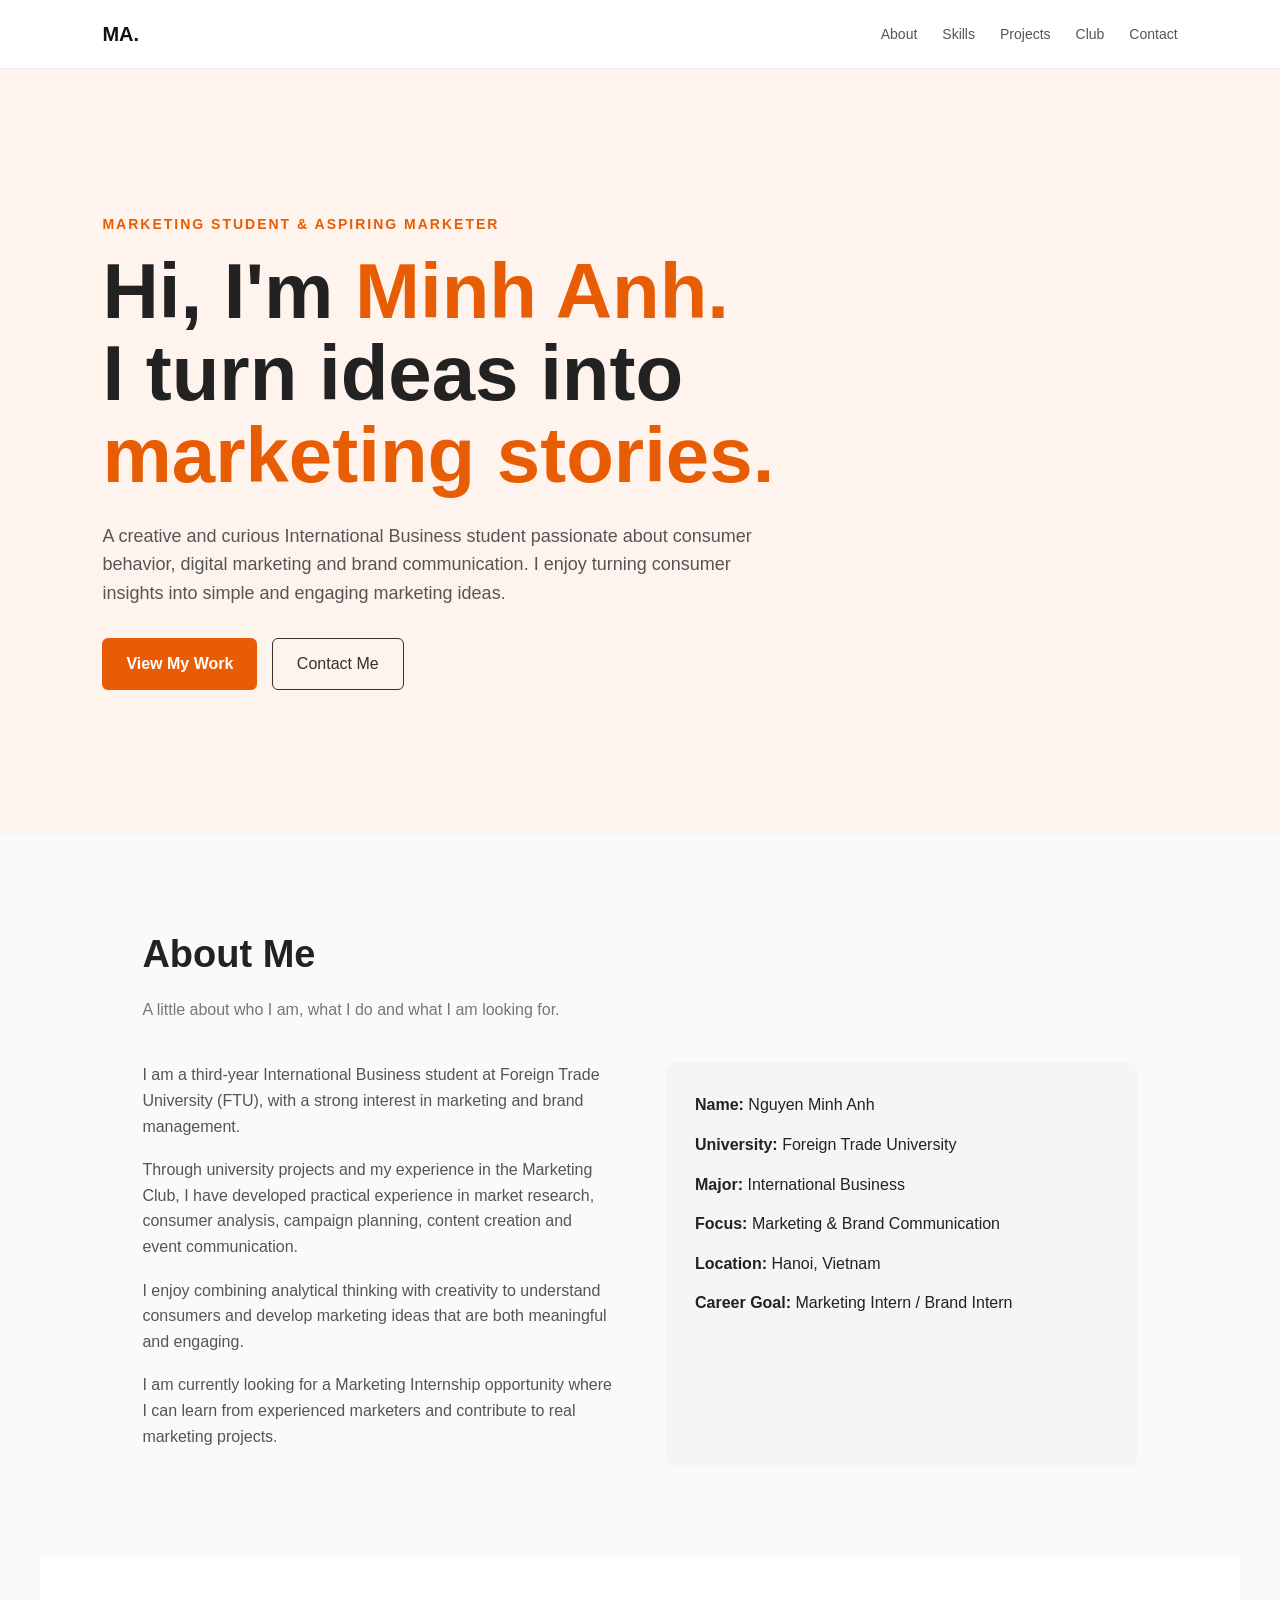
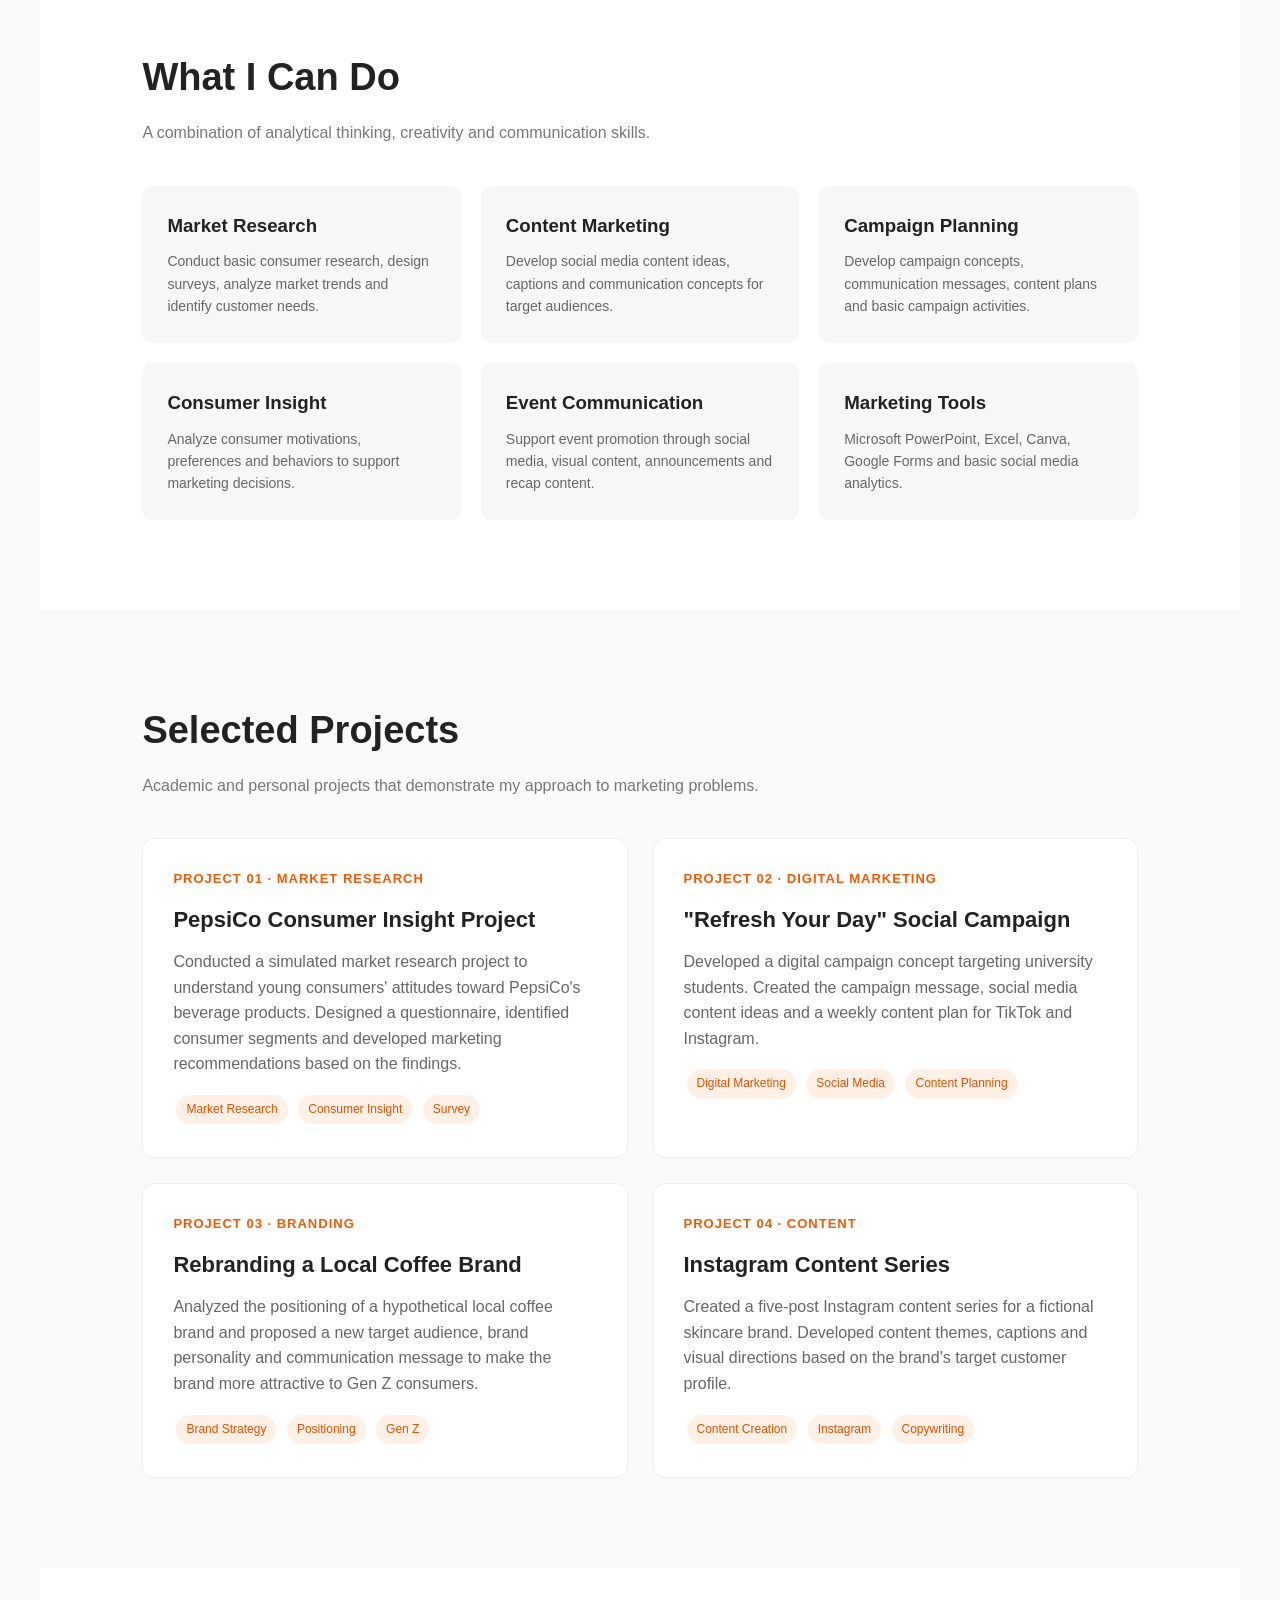
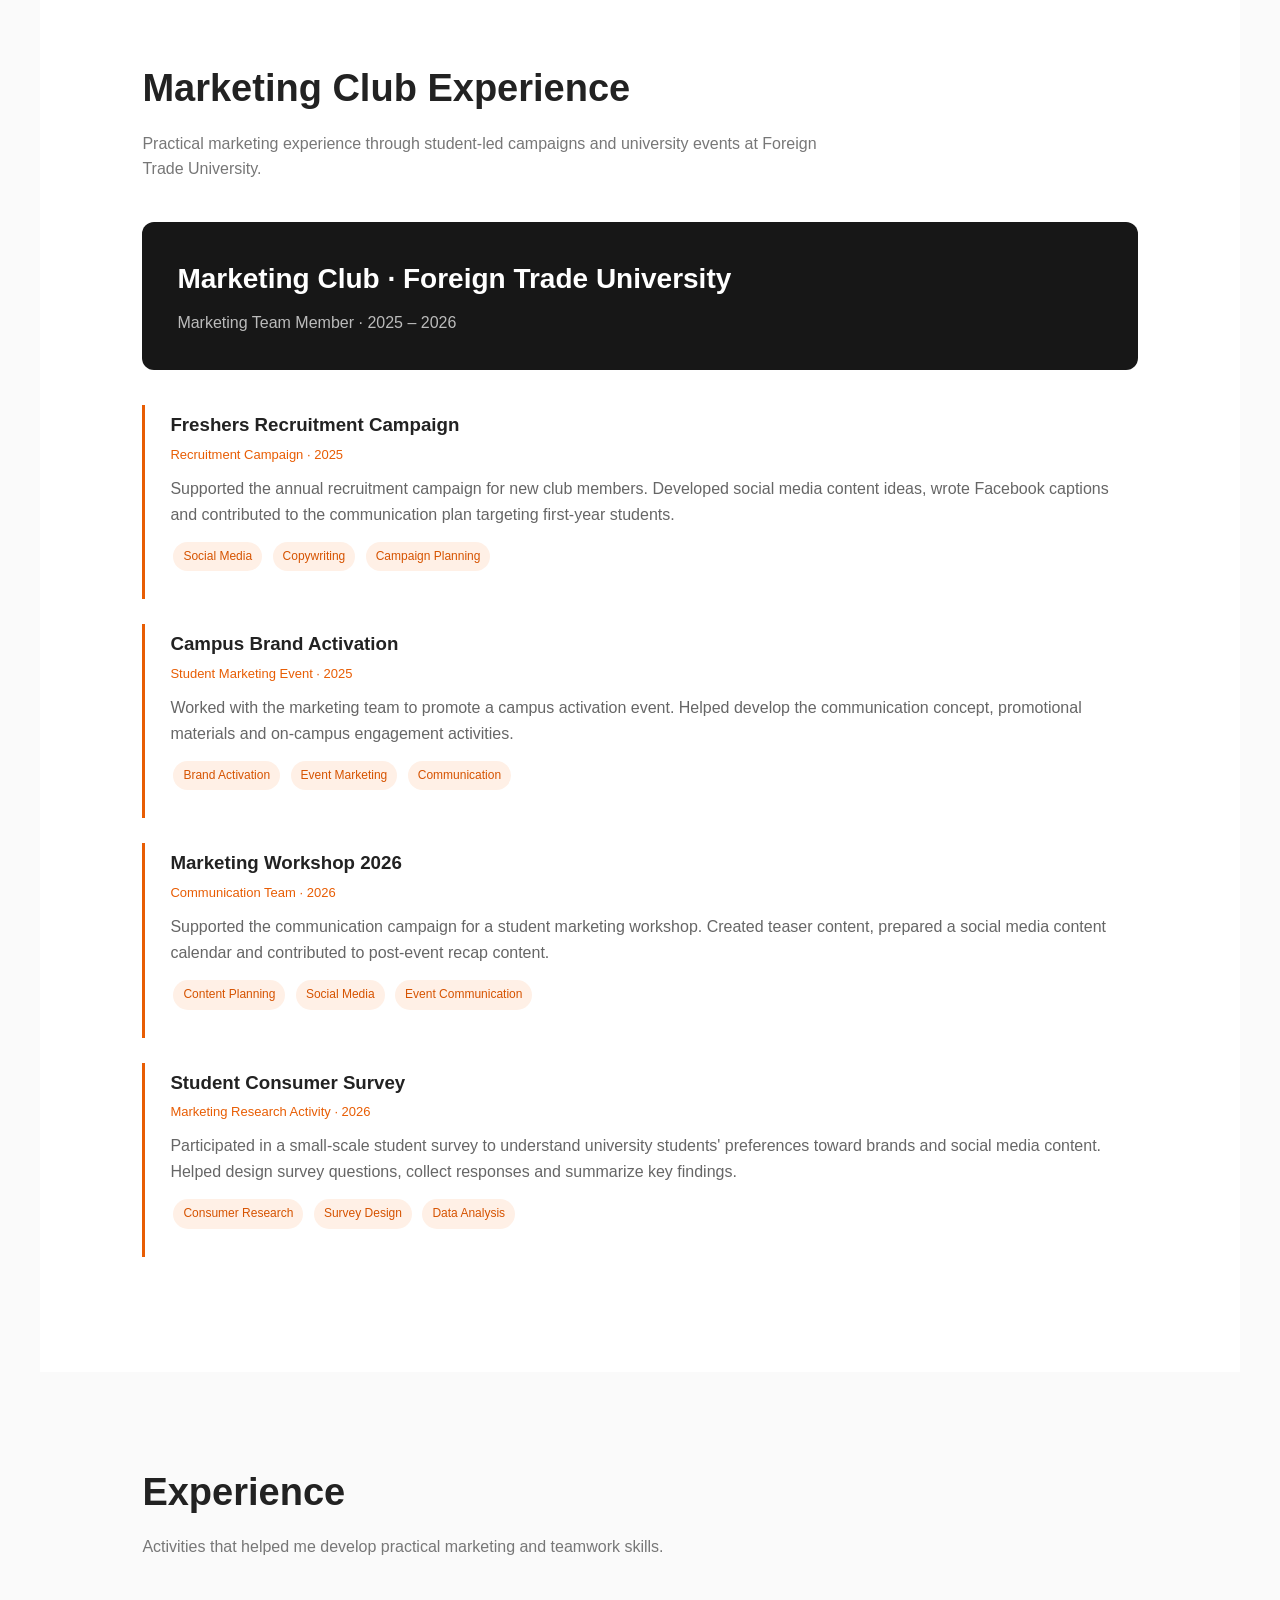
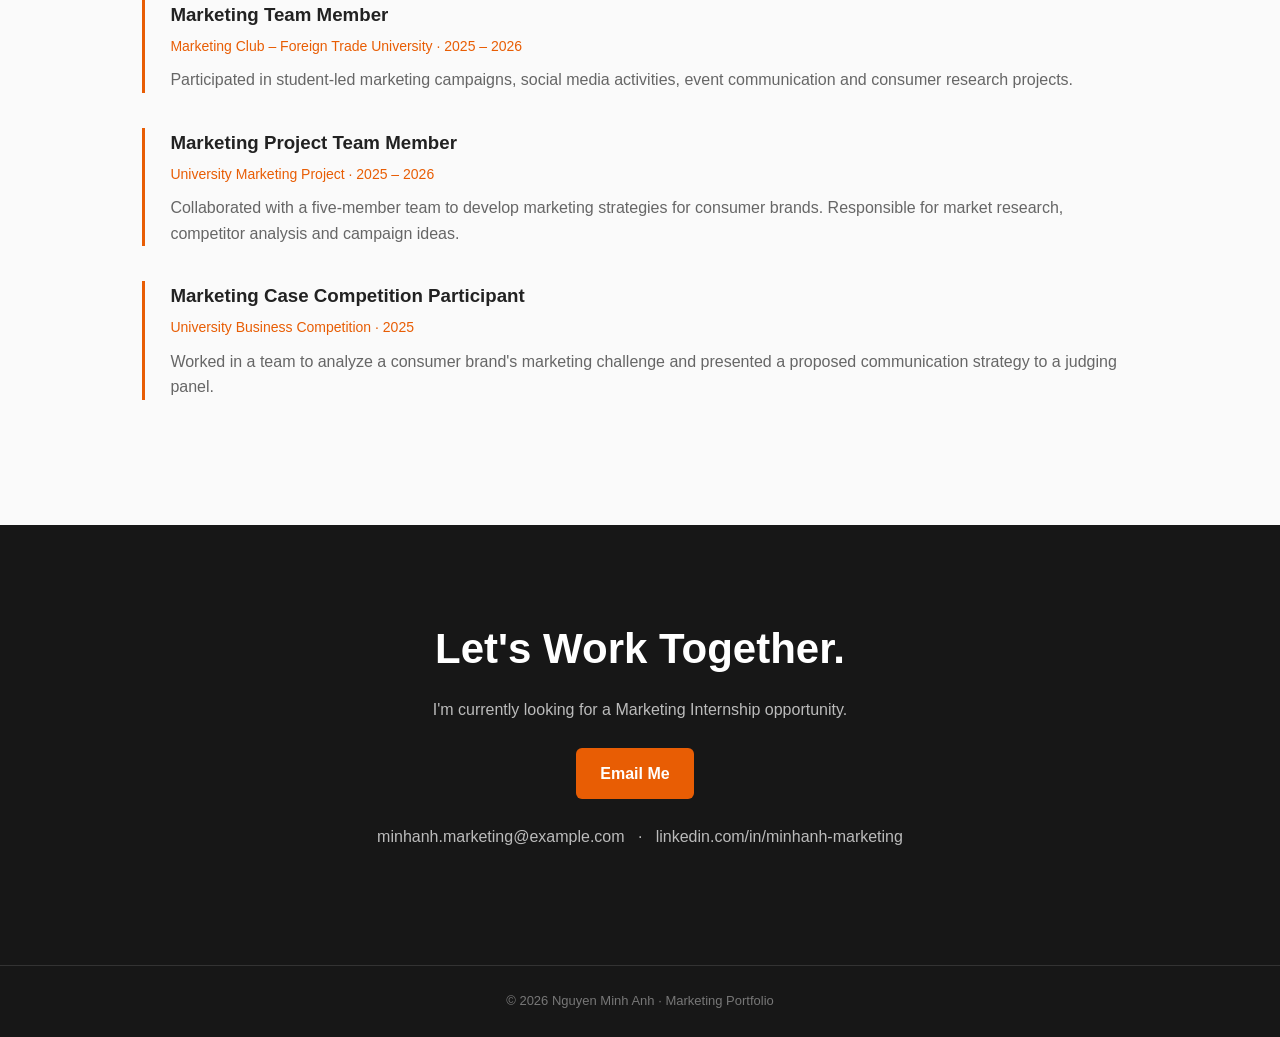
<file: porfolio.html>
<!DOCTYPE html>
<html lang="en">
<head>
  <meta charset="UTF-8">
  <meta name="viewport" content="width=device-width, initial-scale=1.0">

  <title>Minh Anh | Marketing Portfolio</title>

  <style>
    * {
      margin: 0;
      padding: 0;
      box-sizing: border-box;
    }

    html {
      scroll-behavior: smooth;
    }

    body {
      font-family: Arial, Helvetica, sans-serif;
      background: #fafafa;
      color: #222;
      line-height: 1.6;
    }

    /* NAVIGATION */

    nav {
      position: sticky;
      top: 0;
      z-index: 100;
      background: white;
      border-bottom: 1px solid #eee;
      padding: 18px 8%;
      display: flex;
      justify-content: space-between;
      align-items: center;
    }

    .logo {
      font-size: 20px;
      font-weight: bold;
      color: #111;
    }

    .nav-links {
      display: flex;
      gap: 25px;
    }

    .nav-links a {
      text-decoration: none;
      color: #555;
      font-size: 14px;
    }

    .nav-links a:hover {
      color: #e85d04;
    }


    /* HERO */

    .hero {
      min-height: 85vh;
      display: flex;
      align-items: center;
      padding: 70px 8%;
      background: #fff4ed;
    }

    .hero-content {
      max-width: 850px;
    }

    .small-title {
      color: #e85d04;
      font-weight: bold;
      letter-spacing: 2px;
      font-size: 14px;
      margin-bottom: 15px;
    }

    .hero h1 {
      font-size: clamp(45px, 7vw, 78px);
      line-height: 1.05;
      margin-bottom: 25px;
    }

    .hero h1 span {
      color: #e85d04;
    }

    .hero p {
      max-width: 680px;
      font-size: 18px;
      color: #555;
      margin-bottom: 30px;
    }

    .button {
      display: inline-block;
      background: #e85d04;
      color: white;
      text-decoration: none;
      padding: 13px 24px;
      border-radius: 6px;
      font-weight: bold;
      margin-right: 10px;
    }

    .button:hover {
      opacity: 0.85;
    }

    .button-outline {
      display: inline-block;
      border: 1px solid #333;
      color: #333;
      text-decoration: none;
      padding: 12px 24px;
      border-radius: 6px;
    }


    /* GENERAL SECTIONS */

    section {
      padding: 90px 8%;
      max-width: 1200px;
      margin: auto;
    }

    .section-title {
      font-size: 38px;
      margin-bottom: 12px;
    }

    .section-subtitle {
      color: #777;
      margin-bottom: 40px;
      max-width: 700px;
    }


    /* ABOUT */

    .about-grid {
      display: grid;
      grid-template-columns: 1fr 1fr;
      gap: 50px;
    }

    .about-text p {
      margin-bottom: 18px;
      color: #555;
    }

    .about-info {
      background: #f5f5f5;
      padding: 30px;
      border-radius: 12px;
    }

    .about-info p {
      margin-bottom: 14px;
    }


    /* SKILLS */

    .skills {
      background: white;
    }

    .skill-grid {
      display: grid;
      grid-template-columns: repeat(3, 1fr);
      gap: 20px;
    }

    .skill-card {
      padding: 25px;
      background: #f7f7f7;
      border-radius: 10px;
    }

    .skill-card h3 {
      margin-bottom: 10px;
    }

    .skill-card p {
      color: #666;
      font-size: 14px;
    }


    /* PROJECTS */

    .projects {
      background: #fafafa;
    }

    .project-grid {
      display: grid;
      grid-template-columns: repeat(2, 1fr);
      gap: 25px;
    }

    .project-card {
      background: white;
      border: 1px solid #eee;
      border-radius: 12px;
      padding: 30px;
      transition: 0.2s;
    }

    .project-card:hover {
      transform: translateY(-5px);
      box-shadow: 0 10px 25px rgba(0,0,0,0.08);
    }

    .project-number {
      color: #e85d04;
      font-size: 13px;
      font-weight: bold;
      letter-spacing: 1px;
    }

    .project-card h3 {
      margin: 12px 0;
      font-size: 22px;
    }

    .project-card p {
      color: #666;
      margin-bottom: 15px;
    }

    .tag {
      display: inline-block;
      background: #fff0e6;
      color: #d65300;
      padding: 5px 10px;
      border-radius: 20px;
      font-size: 12px;
      margin: 3px;
    }


    /* CLUB EXPERIENCE */

    .club-section {
      background: white;
    }

    .club-header {
      background: #171717;
      color: white;
      padding: 35px;
      border-radius: 12px;
      margin-bottom: 35px;
    }

    .club-header h3 {
      font-size: 28px;
      margin-bottom: 8px;
    }

    .club-header p {
      color: #bbb;
    }

    .club-project {
      border-left: 3px solid #e85d04;
      padding: 5px 0 25px 25px;
      margin-bottom: 25px;
    }

    .club-project h3 {
      margin-bottom: 5px;
    }

    .club-project .date {
      color: #e85d04;
      font-size: 13px;
      margin-bottom: 10px;
    }

    .club-project p {
      color: #666;
      margin-bottom: 12px;
    }


    /* EXPERIENCE */

    .experience-item {
      border-left: 3px solid #e85d04;
      padding-left: 25px;
      margin-bottom: 35px;
    }

    .experience-item h3 {
      margin-bottom: 5px;
    }

    .experience-item .date {
      color: #e85d04;
      font-size: 14px;
      margin-bottom: 10px;
    }

    .experience-item p {
      color: #666;
    }


    /* CONTACT */

    .contact {
      background: #171717;
      color: white;
      max-width: none;
      text-align: center;
    }

    .contact h2 {
      font-size: 42px;
      margin-bottom: 15px;
    }

    .contact p {
      color: #bbb;
      margin-bottom: 25px;
    }

    .contact a {
      color: white;
      text-decoration: none;
    }


    /* FOOTER */

    footer {
      background: #171717;
      color: #777;
      text-align: center;
      padding: 25px;
      border-top: 1px solid #333;
      font-size: 13px;
    }


    /* MOBILE */

    @media (max-width: 700px) {

      nav {
        padding: 15px 5%;
      }

      .nav-links {
        gap: 12px;
      }

      .nav-links a {
        font-size: 12px;
      }

      .hero {
        padding: 60px 6%;
      }

      section {
        padding: 65px 6%;
      }

      .about-grid,
      .skill-grid,
      .project-grid {
        grid-template-columns: 1fr;
      }

      .hero h1 {
        font-size: 48px;
      }
    }

  </style>
</head>


<body>


  <!-- NAVIGATION -->

  <nav>

    <div class="logo">
      MA.
    </div>

    <div class="nav-links">
      <a href="#about">About</a>
      <a href="#skills">Skills</a>
      <a href="#projects">Projects</a>
      <a href="#club">Club</a>
      <a href="#contact">Contact</a>
    </div>

  </nav>



  <!-- HERO -->

  <div class="hero">

    <div class="hero-content">

      <div class="small-title">
        MARKETING STUDENT & ASPIRING MARKETER
      </div>

      <h1>
        Hi, I'm <span>Minh Anh.</span>
        <br>
        I turn ideas into
        <span>marketing stories.</span>
      </h1>

      <p>
        A creative and curious International Business student
        passionate about consumer behavior, digital marketing
        and brand communication. I enjoy turning consumer insights
        into simple and engaging marketing ideas.
      </p>

      <a href="#projects" class="button">
        View My Work
      </a>

      <a href="#contact" class="button-outline">
        Contact Me
      </a>

    </div>

  </div>



  <!-- ABOUT -->

  <section id="about">

    <h2 class="section-title">
      About Me
    </h2>

    <p class="section-subtitle">
      A little about who I am, what I do and what I am looking for.
    </p>


    <div class="about-grid">


      <div class="about-text">

        <p>
          I am a third-year International Business student
          at Foreign Trade University (FTU), with a strong
          interest in marketing and brand management.
        </p>

        <p>
          Through university projects and my experience in
          the Marketing Club, I have developed practical
          experience in market research, consumer analysis,
          campaign planning, content creation and event
          communication.
        </p>

        <p>
          I enjoy combining analytical thinking with creativity
          to understand consumers and develop marketing ideas
          that are both meaningful and engaging.
        </p>

        <p>
          I am currently looking for a Marketing Internship
          opportunity where I can learn from experienced
          marketers and contribute to real marketing projects.
        </p>

      </div>


      <div class="about-info">

        <p>
          <strong>Name:</strong>
          Nguyen Minh Anh
        </p>

        <p>
          <strong>University:</strong>
          Foreign Trade University
        </p>

        <p>
          <strong>Major:</strong>
          International Business
        </p>

        <p>
          <strong>Focus:</strong>
          Marketing & Brand Communication
        </p>

        <p>
          <strong>Location:</strong>
          Hanoi, Vietnam
        </p>

        <p>
          <strong>Career Goal:</strong>
          Marketing Intern / Brand Intern
        </p>

      </div>

    </div>

  </section>



  <!-- SKILLS -->

  <section id="skills" class="skills">

    <h2 class="section-title">
      What I Can Do
    </h2>

    <p class="section-subtitle">
      A combination of analytical thinking, creativity
      and communication skills.
    </p>


    <div class="skill-grid">


      <div class="skill-card">

        <h3>
          Market Research
        </h3>

        <p>
          Conduct basic consumer research, design surveys,
          analyze market trends and identify customer needs.
        </p>

      </div>


      <div class="skill-card">

        <h3>
          Content Marketing
        </h3>

        <p>
          Develop social media content ideas, captions
          and communication concepts for target audiences.
        </p>

      </div>


      <div class="skill-card">

        <h3>
          Campaign Planning
        </h3>

        <p>
          Develop campaign concepts, communication messages,
          content plans and basic campaign activities.
        </p>

      </div>


      <div class="skill-card">

        <h3>
          Consumer Insight
        </h3>

        <p>
          Analyze consumer motivations, preferences and
          behaviors to support marketing decisions.
        </p>

      </div>


      <div class="skill-card">

        <h3>
          Event Communication
        </h3>

        <p>
          Support event promotion through social media,
          visual content, announcements and recap content.
        </p>

      </div>


      <div class="skill-card">

        <h3>
          Marketing Tools
        </h3>

        <p>
          Microsoft PowerPoint, Excel, Canva, Google Forms
          and basic social media analytics.
        </p>

      </div>

    </div>

  </section>



  <!-- ACADEMIC PROJECTS -->

  <section id="projects" class="projects">

    <h2 class="section-title">
      Selected Projects
    </h2>

    <p class="section-subtitle">
      Academic and personal projects that demonstrate
      my approach to marketing problems.
    </p>


    <div class="project-grid">


      <!-- PROJECT 1 -->

      <div class="project-card">

        <div class="project-number">
          PROJECT 01 · MARKET RESEARCH
        </div>

        <h3>
          PepsiCo Consumer Insight Project
        </h3>

        <p>
          Conducted a simulated market research project to
          understand young consumers' attitudes toward PepsiCo's
          beverage products. Designed a questionnaire,
          identified consumer segments and developed marketing
          recommendations based on the findings.
        </p>

        <span class="tag">
          Market Research
        </span>

        <span class="tag">
          Consumer Insight
        </span>

        <span class="tag">
          Survey
        </span>

      </div>



      <!-- PROJECT 2 -->

      <div class="project-card">

        <div class="project-number">
          PROJECT 02 · DIGITAL MARKETING
        </div>

        <h3>
          "Refresh Your Day" Social Campaign
        </h3>

        <p>
          Developed a digital campaign concept targeting
          university students. Created the campaign message,
          social media content ideas and a weekly content plan
          for TikTok and Instagram.
        </p>

        <span class="tag">
          Digital Marketing
        </span>

        <span class="tag">
          Social Media
        </span>

        <span class="tag">
          Content Planning
        </span>

      </div>



      <!-- PROJECT 3 -->

      <div class="project-card">

        <div class="project-number">
          PROJECT 03 · BRANDING
        </div>

        <h3>
          Rebranding a Local Coffee Brand
        </h3>

        <p>
          Analyzed the positioning of a hypothetical local
          coffee brand and proposed a new target audience,
          brand personality and communication message to make
          the brand more attractive to Gen Z consumers.
        </p>

        <span class="tag">
          Brand Strategy
        </span>

        <span class="tag">
          Positioning
        </span>

        <span class="tag">
          Gen Z
        </span>

      </div>



      <!-- PROJECT 4 -->

      <div class="project-card">

        <div class="project-number">
          PROJECT 04 · CONTENT
        </div>

        <h3>
          Instagram Content Series
        </h3>

        <p>
          Created a five-post Instagram content series for
          a fictional skincare brand. Developed content themes,
          captions and visual directions based on the brand's
          target customer profile.
        </p>

        <span class="tag">
          Content Creation
        </span>

        <span class="tag">
          Instagram
        </span>

        <span class="tag">
          Copywriting
        </span>

      </div>

    </div>

  </section>



  <!-- MARKETING CLUB -->

  <section id="club" class="club-section">

    <h2 class="section-title">
      Marketing Club Experience
    </h2>

    <p class="section-subtitle">
      Practical marketing experience through student-led
      campaigns and university events at Foreign Trade University.
    </p>


    <div class="club-header">

      <h3>
        Marketing Club · Foreign Trade University
      </h3>

      <p>
        Marketing Team Member · 2025 – 2026
      </p>

    </div>



    <!-- CLUB PROJECT 1 -->

    <div class="club-project">

      <h3>
        Freshers Recruitment Campaign
      </h3>

      <div class="date">
        Recruitment Campaign · 2025
      </div>

      <p>
        Supported the annual recruitment campaign for new
        club members. Developed social media content ideas,
        wrote Facebook captions and contributed to the
        communication plan targeting first-year students.
      </p>

      <span class="tag">
        Social Media
      </span>

      <span class="tag">
        Copywriting
      </span>

      <span class="tag">
        Campaign Planning
      </span>

    </div>



    <!-- CLUB PROJECT 2 -->

    <div class="club-project">

      <h3>
        Campus Brand Activation
      </h3>

      <div class="date">
        Student Marketing Event · 2025
      </div>

      <p>
        Worked with the marketing team to promote a
        campus activation event. Helped develop the
        communication concept, promotional materials
        and on-campus engagement activities.
      </p>

      <span class="tag">
        Brand Activation
      </span>

      <span class="tag">
        Event Marketing
      </span>

      <span class="tag">
        Communication
      </span>

    </div>



    <!-- CLUB PROJECT 3 -->

    <div class="club-project">

      <h3>
        Marketing Workshop 2026
      </h3>

      <div class="date">
        Communication Team · 2026
      </div>

      <p>
        Supported the communication campaign for a student
        marketing workshop. Created teaser content, prepared
        a social media content calendar and contributed to
        post-event recap content.
      </p>

      <span class="tag">
        Content Planning
      </span>

      <span class="tag">
        Social Media
      </span>

      <span class="tag">
        Event Communication
      </span>

    </div>



    <!-- CLUB PROJECT 4 -->

    <div class="club-project">

      <h3>
        Student Consumer Survey
      </h3>

      <div class="date">
        Marketing Research Activity · 2026
      </div>

      <p>
        Participated in a small-scale student survey to
        understand university students' preferences toward
        brands and social media content. Helped design survey
        questions, collect responses and summarize key findings.
      </p>

      <span class="tag">
        Consumer Research
      </span>

      <span class="tag">
        Survey Design
      </span>

      <span class="tag">
        Data Analysis
      </span>

    </div>

  </section>



  <!-- EXPERIENCE -->

  <section id="experience">

    <h2 class="section-title">
      Experience
    </h2>

    <p class="section-subtitle">
      Activities that helped me develop practical
      marketing and teamwork skills.
    </p>


    <div class="experience-item">

      <h3>
        Marketing Team Member
      </h3>

      <div class="date">
        Marketing Club – Foreign Trade University · 2025 – 2026
      </div>

      <p>
        Participated in student-led marketing campaigns,
        social media activities, event communication and
        consumer research projects.
      </p>

    </div>


    <div class="experience-item">

      <h3>
        Marketing Project Team Member
      </h3>

      <div class="date">
        University Marketing Project · 2025 – 2026
      </div>

      <p>
        Collaborated with a five-member team to develop
        marketing strategies for consumer brands. Responsible
        for market research, competitor analysis and campaign ideas.
      </p>

    </div>


    <div class="experience-item">

      <h3>
        Marketing Case Competition Participant
      </h3>

      <div class="date">
        University Business Competition · 2025
      </div>

      <p>
        Worked in a team to analyze a consumer brand's
        marketing challenge and presented a proposed
        communication strategy to a judging panel.
      </p>

    </div>

  </section>



  <!-- CONTACT -->

  <section id="contact" class="contact">

    <h2>
      Let's Work Together.
    </h2>

    <p>
      I'm currently looking for a Marketing Internship opportunity.
    </p>

    <a
      href="mailto:minhanh.marketing@example.com"
      class="button"
    >
      Email Me
    </a>

    <p style="margin-top: 25px;">

      minhanh.marketing@example.com

      &nbsp; · &nbsp;

      linkedin.com/in/minhanh-marketing

    </p>

  </section>



  <!-- FOOTER -->

  <footer>

    © 2026 Nguyen Minh Anh · Marketing Portfolio

  </footer>


</body>
</html>
</file>
